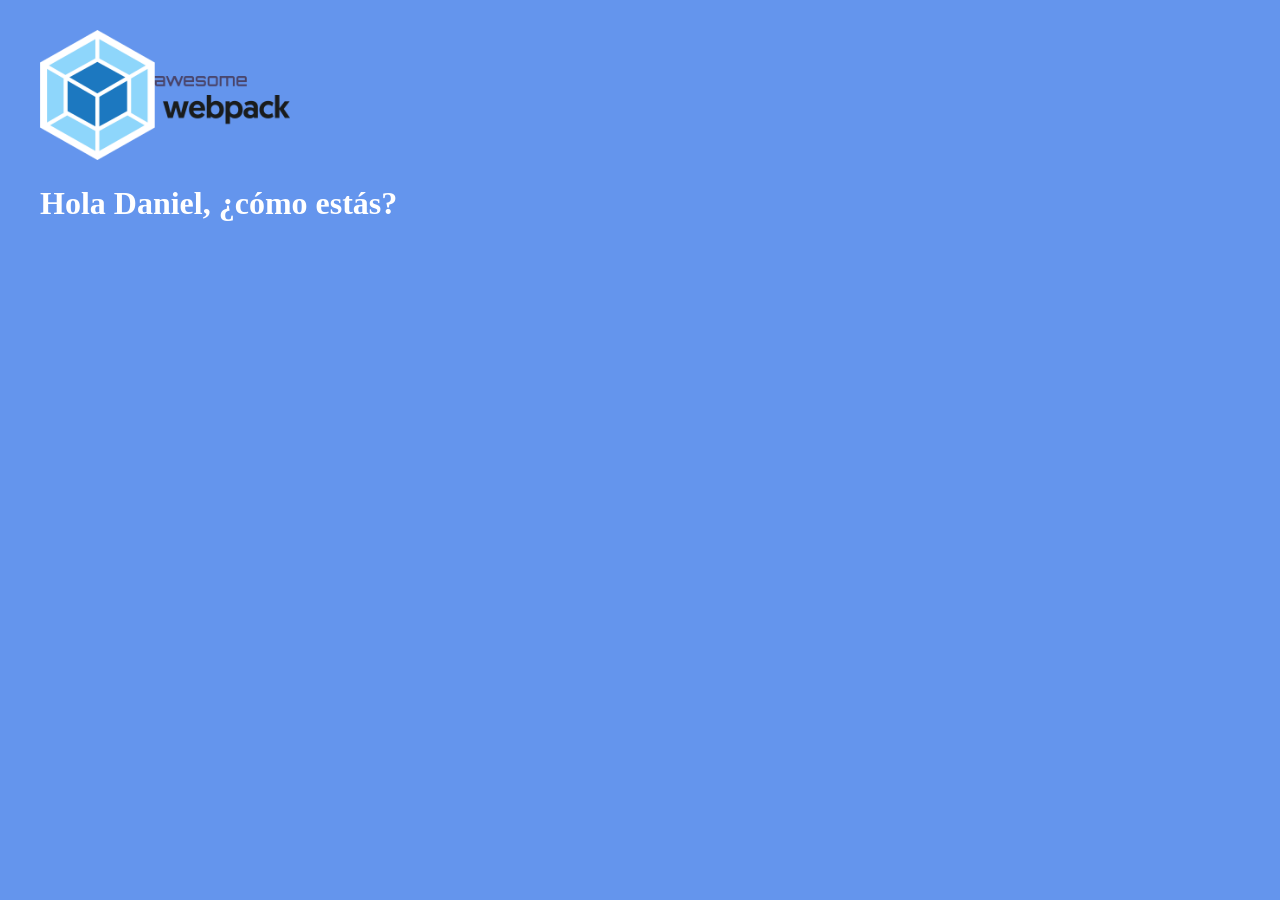
<file: docs/index.html>
<!doctype html><html lang="en"><head><meta charset="UTF-8"><meta name="viewport" content="width=device-width,initial-scale=1"><title>Webpack</title><link href="main.399e298705e3ffd308d6.css" rel="stylesheet"></head><body><img id="logo" src="./assets/webpack-logo.png" alt="Webpack logo"><script src="main.30dced96e56b72b7b394.js"></script></body></html>
</file>
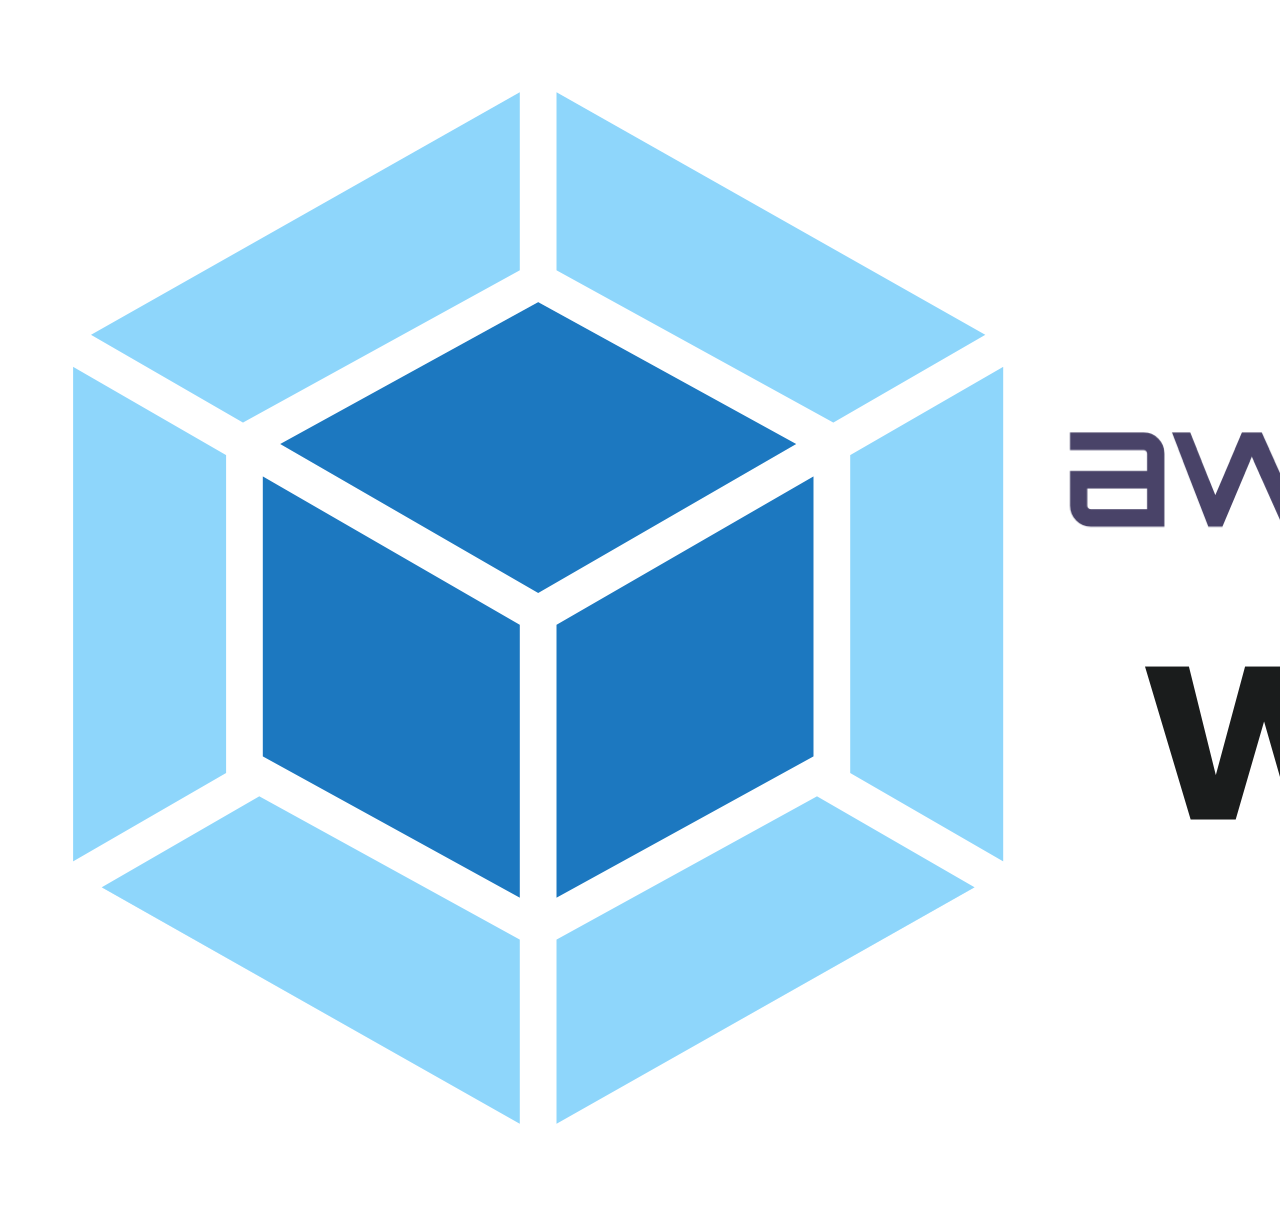
<file: src/index.html>
<!DOCTYPE html>
<html lang="en">
<head>
    <meta charset="UTF-8">
    <meta name="viewport" content="width=device-width, initial-scale=1.0">
    <title>Webpack</title>
</head>
<body>

    <img id="logo" src="./assets/webpack-logo.png" alt="Webpack logo">

    <!-- Este es un comentario en HTML -->
    
</body>
</html>
</file>
<file: docs/main.399e298705e3ffd308d6.css>
body,html{background-color:#6495ed;margin-left:20px;margin-top:15px}#logo{width:250px}
</file>
